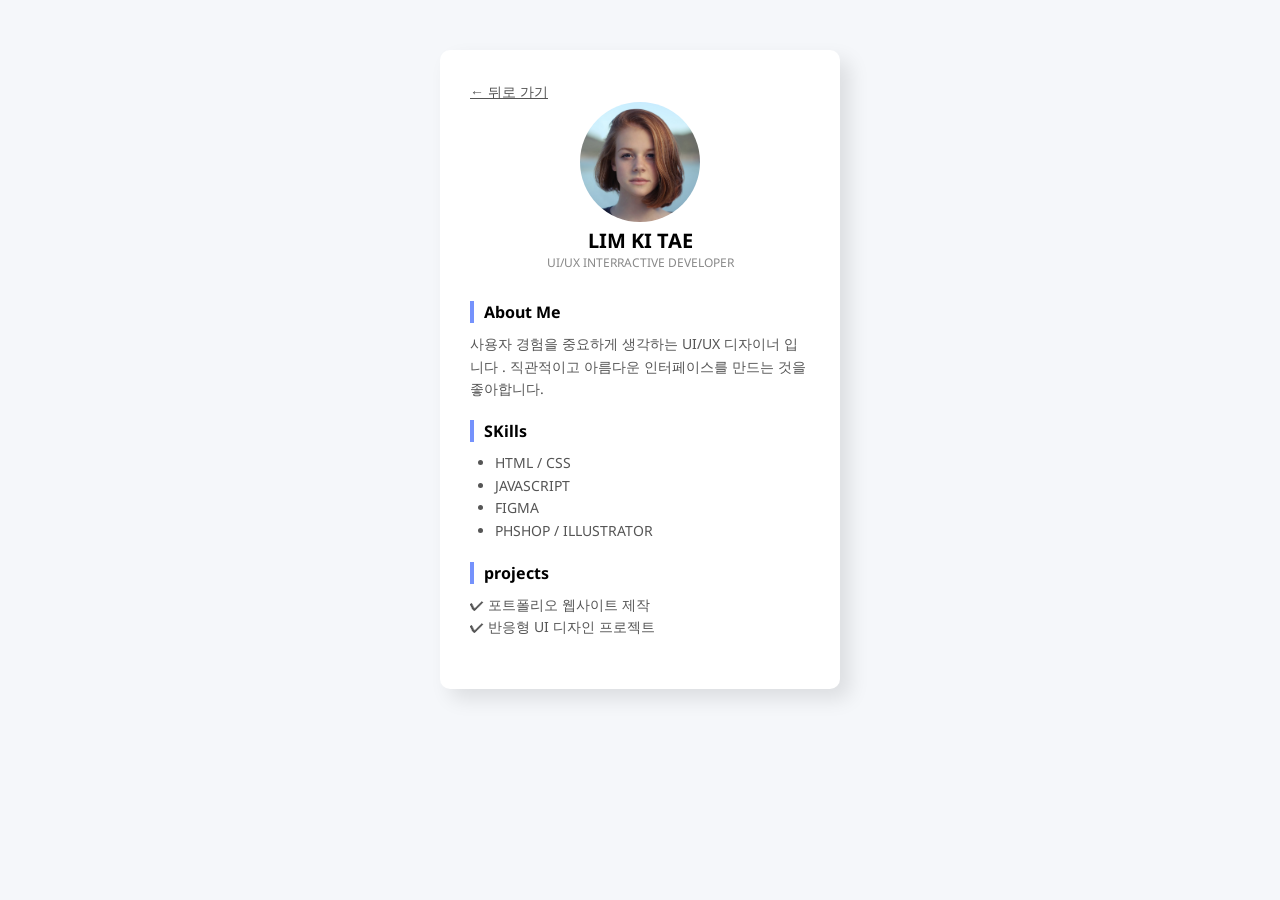
<file: profile-detail.html>
<!doctype html>
<html lang="ko">
  <head>
    <meta charset="UTF-8" />
    <meta name="viewport" content="width=device-width, initial-scale=1.0" />
    <title>맴버1 디테일 페이지</title>
    <link rel="stylesheet" href="css/profile-detail.css" />
  </head>
  <body>
    <!-- 전체 영역 -->
    <section class="detailwrap">
      <!-- 뒤로가기 -->
      <a href="index.html" class="back-btn">← 뒤로 가기</a>
      <div class="detail-profile">
        <img src="images/member1.jpg" alt="member1" />
        <h1>LIM KI TAE</h1>
        <p>UI/UX INTERRACTIVE DEVELOPER</p>
      </div>
      <!-- 소개 -->
      <div class="detail-box">
        <h2>About Me</h2>
        <p>
          사용자 경험을 중요하게 생각하는 UI/UX 디자이너 입니다 . 직관적이고
          아름다운 인터페이스를 만드는 것을 좋아합니다.
        </p>
      </div>
      <!-- 스킬 -->
       <div class="detail-box">
        <h2>SKills</h2>
        <ul>
            <li>HTML / CSS</li>
            <li>JAVASCRIPT</li>
            <li>FIGMA</li>
            <li>PHSHOP / ILLUSTRATOR</li>
        </ul>
       </div>
       <!-- 프로젝트 -->
        <div class="detail-box">
            <h2>projects</h2>
             <p>✔ 포트폴리오 웹사이트 제작</p>
        <p>✔ 반응형 UI 디자인 프로젝트</p>
        </div>
    </section>
  </body>
</html>
</file>
<file: css/profile-detail.css>
@import url('https://fonts.googleapis.com/css2?family=Noto+Sans:ital,wght@0,100..900;1,100..900&family=Orbitron:wght@400..900&family=Playwrite+DK+Uloopet+Guides&family=Poiret+One&display=swap');
*{
    margin: 0;
    padding: 0;
    box-sizing: border-box;
}
body{
    background-color: #f5f7fa;
    font-family: "Noto Sans", sans-serif;
}
.detailwrap{
    width: 400px;
    margin: 50px auto;
    padding: 30px;
    background-color: #fff;
    border-radius: 10px;
    box-shadow: 10px 10px 20px rgba(0, 0, 0, 0.1);
}
/* 뒤로가기 */
.back-btn{
    font-size: 14px;
    color: #555;
    margin-bottom: 20px;
}
/* 프로필 */
.detail-profile{
    text-align: center;
    margin-bottom: 30px;
}
.detail-profile img{
    width: 120px;
    border-radius: 50%;
}
.detail-profile h1{
    font-size: 20px;
}
.detail-profile p{
    font-size: 12px;
    color: #888;
}
/* 카드 박스 */
.detail-box{
    margin-bottom: 20px;
}
.detail-box h2{
    font-size: 16px;
    margin-bottom: 10px;
    border-left: 4px solid #7592fc;
    padding-left: 10px;
}
.detail-box p, .detail-box li{
    font-size: 14px;
    color: #555;
    line-height: 1.6;
}
.detail-box ul{
    padding-left: 25px;
}
</file>
